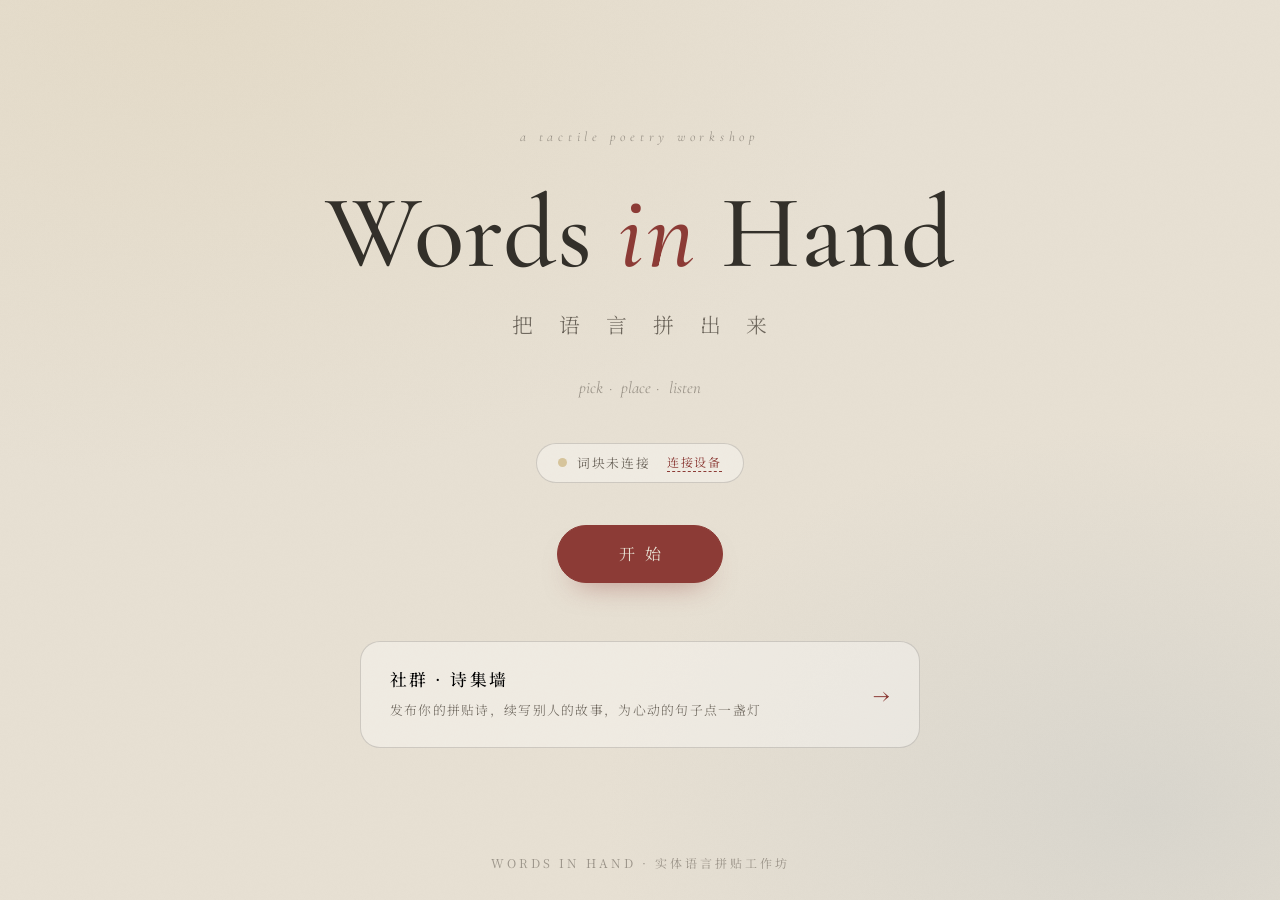
<file: WIH-connect/web/index.html>
<!DOCTYPE html>
<html lang="zh-CN">
<head>
<meta charset="UTF-8">
<meta name="viewport" content="width=device-width, initial-scale=1.0">
<title>Words in Hand · 把语言拼出来</title>
<link rel="preconnect" href="https://fonts.googleapis.com">
<link rel="preconnect" href="https://fonts.gstatic.com" crossorigin>
<link href="https://fonts.googleapis.com/css2?family=Cormorant+Garamond:ital,wght@0,400;0,500;0,600;1,400;1,500&family=Noto+Serif+SC:wght@300;400;500;600&display=swap" rel="stylesheet">
<style>
  /* ============ 莫兰迪色系 · 设计变量 ============ */
  :root {
    --paper:        #E7E0D3;   /* 米灰纸面 */
    --paper-deep:   #DCD3C2;
    --ink:          #33302A;   /* 墨黑 */
    --ink-soft:     #6B645A;
    --ink-faint:    #9B9489;
    --accent:       #8C3B36;   /* 暗红 */
    --accent-deep:  #71302C;
    --sage:         #A9B4A0;   /* 鼠尾草绿 */
    --blue:         #97A6B2;   /* 灰蓝 */
    --coral:        #C89B8C;   /* 珊瑚 */
    --straw:        #D6C49B;   /* 鹅黄 */
    --tile-ink:     #3B3730;
    --ok:           #7C8F6E;   /* 连接绿 */
    --line:         rgba(51, 48, 42, .18);
    --serif-en: "Cormorant Garamond", "Sorts Mill Goudy", Georgia, serif;
    --serif-cn: "Noto Serif SC", "思源宋体", "Songti SC", serif;
  }

  * { margin: 0; padding: 0; box-sizing: border-box; }
  html { scroll-behavior: smooth; }

  body {
    font-family: var(--serif-cn);
    color: var(--ink);
    background:
      radial-gradient(1200px 800px at 15% 0%, rgba(214,196,155,.20), transparent 60%),
      radial-gradient(1000px 700px at 90% 90%, rgba(151,166,178,.18), transparent 55%),
      var(--paper);
    min-height: 100vh;
    overflow-x: hidden;
  }

  /* 纸面颗粒 */
  body::before {
    content: "";
    position: fixed; inset: 0;
    pointer-events: none;
    opacity: .35;
    background-image: url("data:image/svg+xml,%3Csvg xmlns='http://www.w3.org/2000/svg' width='140' height='140'%3E%3Cfilter id='n'%3E%3CfeTurbulence type='fractalNoise' baseFrequency='.9' numOctaves='2'/%3E%3CfeColorMatrix type='saturate' values='0'/%3E%3C/filter%3E%3Crect width='140' height='140' filter='url(%23n)' opacity='.05'/%3E%3C/svg%3E");
    z-index: 0;
  }

  ::selection { background: rgba(140,59,54,.18); }

  button { font-family: inherit; cursor: pointer; }
  button:focus-visible, input:focus-visible, textarea:focus-visible {
    outline: 2px solid var(--accent);
    outline-offset: 3px;
    border-radius: 4px;
  }

  /* ============ 屏幕切换 ============ */
  .screen {
    position: relative;
    z-index: 1;
    min-height: 100vh;
    animation: screen-in .7s ease;
  }
  .screen.is-hidden { display: none !important; }
  @keyframes screen-in {
    from { opacity: 0; transform: translateY(14px); }
    to   { opacity: 1; transform: none; }
  }

  .back-link {
    position: absolute;
    top: 1.6rem; left: 1.6rem;
    z-index: 5;
    background: none;
    border: none;
    font-size: .82rem;
    letter-spacing: .2em;
    color: var(--ink-soft);
    padding: .5rem .2rem;
    border-bottom: 1px solid transparent;
    transition: color .3s, border-color .3s;
  }
  .back-link:hover { color: var(--accent); border-color: var(--accent); }

  /* ============ 屏一 · 首页 ============ */
  #screen-home {
    display: flex;
    flex-direction: column;
    align-items: center;
    justify-content: center;
    text-align: center;
    padding: 3.5rem 1.5rem 5rem;
  }

  .landing-eyebrow {
    font-family: var(--serif-en);
    font-style: italic;
    letter-spacing: .35em;
    font-size: .85rem;
    color: var(--ink-faint);
    text-transform: lowercase;
    margin-bottom: 2.2rem;
  }

  .landing-title {
    font-family: var(--serif-en);
    font-weight: 500;
    font-size: clamp(3rem, 9vw, 6.5rem);
    line-height: 1.02;
    letter-spacing: .01em;
    color: var(--ink);
  }
  .landing-title em { font-style: italic; color: var(--accent); }

  .landing-cn {
    margin-top: 1.4rem;
    font-size: clamp(1rem, 2.4vw, 1.3rem);
    font-weight: 300;
    letter-spacing: .5em;
    text-indent: .5em;
    color: var(--ink-soft);
  }

  .landing-words {
    margin-top: 2.4rem;
    display: flex;
    gap: 1.1rem;
    flex-wrap: wrap;
    justify-content: center;
    font-family: var(--serif-en);
    font-style: italic;
    font-size: 1.05rem;
    color: var(--ink-faint);
  }
  .landing-words span { position: relative; }
  .landing-words span + span::before {
    content: "·";
    position: absolute;
    left: -.78rem;
  }

  /* 设备连接状态块 */
  .device-chip {
    margin-top: 2.8rem;
    display: inline-flex;
    align-items: center;
    gap: .65rem;
    background: rgba(255,255,255,.35);
    border: 1px solid var(--line);
    border-radius: 999px;
    padding: .6rem 1.3rem;
    font-size: .8rem;
    letter-spacing: .12em;
    color: var(--ink-soft);
    transition: border-color .3s, background .3s;
  }
  .device-chip .dot {
    width: 9px; height: 9px;
    border-radius: 50%;
    background: var(--straw);
    transition: background .3s, box-shadow .3s;
  }
  .device-chip.connected { border-color: rgba(124,143,110,.5); }
  .device-chip.connected .dot {
    background: var(--ok);
    box-shadow: 0 0 0 4px rgba(124,143,110,.18);
    animation: pulse 2.2s ease infinite;
  }
  @keyframes pulse {
    0%, 100% { box-shadow: 0 0 0 3px rgba(124,143,110,.20); }
    50%      { box-shadow: 0 0 0 6px rgba(124,143,110,.08); }
  }
  .device-chip .chip-action {
    border: none;
    background: none;
    font-size: .75rem;
    letter-spacing: .15em;
    color: var(--accent);
    border-bottom: 1px dashed var(--accent);
    padding: 0 0 1px;
    margin-left: .4rem;
  }

  .home-actions {
    margin-top: 2.6rem;
    display: flex;
    gap: 1.2rem;
    flex-wrap: wrap;
    justify-content: center;
  }
  .btn-start {
    background: var(--accent);
    border: 1px solid var(--accent);
    color: var(--paper);
    font-size: 1rem;
    letter-spacing: .6em;
    text-indent: .6em;
    padding: 1.05rem 3.2rem;
    border-radius: 999px;
    transition: background .45s ease, transform .45s ease, box-shadow .45s ease;
    box-shadow: 0 16px 30px -18px rgba(140,59,54,.6);
  }
  .btn-start:hover { background: var(--accent-deep); transform: translateY(-2px); }

  /* 社群入口卡 */
  .community-entry {
    margin-top: 3.6rem;
    width: min(560px, 100%);
    text-align: left;
    background: rgba(255,255,255,.35);
    border: 1px solid var(--line);
    border-radius: 20px;
    padding: 1.6rem 1.8rem;
    display: flex;
    align-items: center;
    justify-content: space-between;
    gap: 1.2rem;
    transition: transform .35s ease, box-shadow .35s ease, border-color .35s ease;
  }
  .community-entry:hover {
    transform: translateY(-3px);
    border-color: rgba(140,59,54,.35);
    box-shadow: 0 20px 36px -24px rgba(51,48,42,.4);
  }
  .community-entry .ce-title {
    font-size: 1.05rem;
    font-weight: 500;
    letter-spacing: .15em;
  }
  .community-entry .ce-sub {
    margin-top: .45rem;
    font-size: .8rem;
    font-weight: 300;
    color: var(--ink-soft);
    letter-spacing: .1em;
    line-height: 1.8;
  }
  .community-entry .ce-arrow {
    font-family: var(--serif-en);
    font-size: 1.6rem;
    color: var(--accent);
    flex-shrink: 0;
    transition: transform .3s ease;
  }
  .community-entry:hover .ce-arrow { transform: translateX(5px); }

  .landing-foot {
    position: absolute;
    bottom: 1.8rem;
    left: 0; right: 0;
    font-size: .75rem;
    letter-spacing: .25em;
    color: var(--ink-faint);
  }

  /* ============ 屏二 · 拼贴台 ============ */
  .studio {
    max-width: 980px;
    margin: 0 auto;
    padding: 4.5rem 1.5rem 5rem;
  }
  .studio-head { text-align: center; margin-bottom: 3rem; }
  .studio-head h1 {
    font-family: var(--serif-en);
    font-weight: 500;
    font-size: clamp(1.9rem, 4vw, 2.6rem);
  }
  .studio-head p {
    margin-top: .7rem;
    font-size: .9rem;
    font-weight: 300;
    letter-spacing: .3em;
    color: var(--ink-soft);
  }
  .studio-head .device-chip { margin-top: 1.2rem; }

  .board, .muse {
    background: rgba(255,255,255,.32);
    border: 1px solid var(--line);
    border-radius: 20px;
    padding: 2rem 1.8rem 1.6rem;
    box-shadow: 0 18px 40px -28px rgba(51,48,42,.35);
  }
  .board-label {
    font-family: var(--serif-en);
    font-style: italic;
    font-size: .85rem;
    letter-spacing: .2em;
    color: var(--ink-faint);
    margin-bottom: 1.2rem;
  }
  .sentence-line {
    min-height: 4.8rem;
    display: flex;
    flex-wrap: wrap;
    align-items: flex-end;
    gap: .6rem;
    padding-bottom: .9rem;
    border-bottom: 1px dashed var(--line);
  }
  .sentence-line:empty::before {
    content: "轻点下方词块，或在实体词块上摆放——句子将在这里生长";
    font-size: .9rem;
    font-weight: 300;
    color: var(--ink-faint);
    align-self: center;
  }
  .board-actions {
    display: flex;
    gap: 1rem;
    justify-content: flex-end;
    margin-top: 1rem;
  }
  .btn-ghost {
    background: none;
    border: none;
    font-size: .82rem;
    letter-spacing: .25em;
    color: var(--ink-soft);
    padding: .4rem .2rem;
    border-bottom: 1px solid transparent;
    transition: color .3s, border-color .3s;
  }
  .btn-ghost:hover { color: var(--accent); border-color: var(--accent); }

  /* 词块 · 简单圆角矩形 */
  .tile {
    --tile-bg: var(--sage);
    font-family: var(--serif-en);
    font-size: 1.1rem;
    font-weight: 500;
    color: var(--tile-ink);
    background: var(--tile-bg);
    border: 1px solid rgba(255,255,255,.45);
    border-radius: 10px;
    padding: .55rem 1.1rem;
    box-shadow: 0 2px 6px -2px rgba(51,48,42,.35);
    transition: transform .2s ease, box-shadow .2s ease;
    user-select: none;
  }
  .tile:hover {
    transform: translateY(-2px);
    box-shadow: 0 6px 12px -6px rgba(51,48,42,.45);
  }
  .tile:active { transform: scale(.97); }
  .tile[data-c="0"] { --tile-bg: var(--sage); }
  .tile[data-c="1"] { --tile-bg: var(--blue); }
  .tile[data-c="2"] { --tile-bg: var(--coral); }
  .tile[data-c="3"] { --tile-bg: var(--straw); }

  .tile-edit {
    font-family: var(--serif-en);
    font-size: 1.1rem;
    color: var(--ink);
    background: rgba(255,255,255,.8);
    border: 1px solid var(--accent);
    border-radius: 10px;
    padding: .5rem .85rem;
    width: 6.5em;
    max-width: 44vw;
  }

  .tile.in-line { animation: drop .35s cubic-bezier(.34,1.56,.64,1); }
  @keyframes drop {
    from { transform: translateY(-10px); opacity: 0; }
    to   { transform: translateY(0); opacity: 1; }
  }

  .board-tip {
    margin-top: .7rem;
    font-size: .75rem;
    letter-spacing: .08em;
    color: var(--ink-faint);
  }

  .bank { margin-top: 2.6rem; }
  .bank-label {
    font-size: .8rem;
    letter-spacing: .35em;
    color: var(--ink-faint);
    margin-bottom: 1.1rem;
    text-align: center;
  }
  .bank-tiles {
    display: flex;
    flex-wrap: wrap;
    gap: .85rem;
    justify-content: center;
  }
  .bank-tiles .tile.used { opacity: .26; pointer-events: none; transform: scale(.92); }

  .manual {
    margin-top: 2rem;
    display: flex;
    gap: .8rem;
    justify-content: center;
  }
  .manual input {
    font-family: var(--serif-en);
    font-size: 1.05rem;
    color: var(--ink);
    background: rgba(255,255,255,.45);
    border: 1px solid var(--line);
    border-radius: 999px;
    padding: .65rem 1.4rem;
    width: min(320px, 60vw);
  }
  .manual input::placeholder { color: var(--ink-faint); font-style: italic; }
  .btn-add {
    background: var(--ink);
    color: var(--paper);
    border: 1px solid var(--ink);
    border-radius: 999px;
    padding: .65rem 1.6rem;
    font-size: .85rem;
    letter-spacing: .3em;
    text-indent: .3em;
    transition: background .3s, transform .3s;
  }
  .btn-add:hover { background: var(--accent); border-color: var(--accent); transform: translateY(-1px); }

  /* ============ 评价窗 ============ */
  .muse { margin-top: 3.6rem; padding: 2.2rem 1.8rem; }
  .muse-head {
    display: flex;
    align-items: baseline;
    justify-content: space-between;
    flex-wrap: wrap;
    gap: 1rem;
    margin-bottom: 1.6rem;
  }
  .muse-head h2 {
    font-family: var(--serif-en);
    font-weight: 500;
    font-size: 1.5rem;
  }
  .muse-head h2 span {
    font-family: var(--serif-cn);
    font-size: .95rem;
    font-weight: 300;
    letter-spacing: .3em;
    color: var(--ink-soft);
    margin-left: .6rem;
  }
  .muse-actions { display: flex; gap: .8rem; flex-wrap: wrap; }
  .btn-muse {
    border: 1px solid var(--ink);
    background: transparent;
    color: var(--ink);
    border-radius: 999px;
    padding: .6rem 1.5rem;
    font-size: .85rem;
    letter-spacing: .25em;
    text-indent: .25em;
    transition: background .35s, color .35s, border-color .35s;
  }
  .btn-muse:hover { background: var(--ink); color: var(--paper); }
  .btn-muse.primary { background: var(--accent); border-color: var(--accent); color: var(--paper); }
  .btn-muse.primary:hover { background: var(--accent-deep); border-color: var(--accent-deep); }

  .muse-out {
    min-height: 7rem;
    border-top: 1px dashed var(--line);
    padding-top: 1.4rem;
    font-weight: 300;
    font-size: 1rem;
    line-height: 2;
  }
  .muse-out .placeholder { color: var(--ink-faint); font-size: .9rem; letter-spacing: .1em; }
  .muse-out .thinking { color: var(--ink-faint); font-style: italic; font-family: var(--serif-en); letter-spacing: .1em; }
  .muse-out .thinking::after { content: ""; animation: dots 1.4s steps(4) infinite; }
  @keyframes dots { 0%{content:""} 25%{content:"."} 50%{content:".."} 75%{content:"..."} }
  .muse-out .poem-line { display: block; font-family: var(--serif-en); font-style: italic; color: var(--accent); margin: .4rem 0 .8rem; }
  .caret { display: inline-block; width: 1px; height: 1em; background: var(--accent); vertical-align: -2px; animation: blink 1s steps(1) infinite; }
  @keyframes blink { 50% { opacity: 0; } }

  .share-strip {
    margin-top: 1.6rem;
    padding-top: 1.2rem;
    border-top: 1px dashed var(--line);
    display: none;
    justify-content: flex-end;
  }
  .share-strip.show { display: flex; }

  .studio-foot {
    margin-top: 3.5rem;
    text-align: center;
    font-size: .75rem;
    letter-spacing: .25em;
    color: var(--ink-faint);
    line-height: 2.2;
  }

  /* ============ 屏三 · 社群 ============ */
  .community {
    max-width: 760px;
    margin: 0 auto;
    padding: 4.5rem 1.5rem 5rem;
  }
  .community-head { text-align: center; margin-bottom: 2.8rem; }
  .community-head h1 {
    font-family: var(--serif-en);
    font-weight: 500;
    font-size: clamp(1.9rem, 4vw, 2.6rem);
  }
  .community-head p {
    margin-top: .7rem;
    font-size: .9rem;
    font-weight: 300;
    letter-spacing: .3em;
    color: var(--ink-soft);
  }
  .btn-publish {
    margin-top: 1.6rem;
    background: var(--ink);
    color: var(--paper);
    border: 1px solid var(--ink);
    border-radius: 999px;
    padding: .75rem 2.2rem;
    font-size: .88rem;
    letter-spacing: .35em;
    text-indent: .35em;
    transition: background .3s, transform .3s;
  }
  .btn-publish:hover { background: var(--accent); border-color: var(--accent); transform: translateY(-2px); }

  .feed { display: flex; flex-direction: column; gap: 1.4rem; }
  .post {
    background: rgba(255,255,255,.35);
    border: 1px solid var(--line);
    border-radius: 20px;
    padding: 1.7rem 1.8rem 1.3rem;
    box-shadow: 0 14px 30px -24px rgba(51,48,42,.4);
    animation: screen-in .5s ease;
  }
  .post-meta {
    display: flex;
    align-items: center;
    gap: .7rem;
    margin-bottom: 1rem;
  }
  .post-tag {
    font-size: .7rem;
    letter-spacing: .2em;
    border-radius: 999px;
    padding: .25rem .8rem;
    color: var(--paper);
  }
  .post-tag.poem  { background: var(--blue); }
  .post-tag.story { background: var(--coral); }
  .post-author { font-size: .82rem; color: var(--ink-soft); letter-spacing: .1em; }
  .post-time   { font-size: .75rem; color: var(--ink-faint); margin-left: auto; }

  .post-body { font-weight: 300; line-height: 2; font-size: .98rem; }
  .post-body .verse {
    display: block;
    font-family: var(--serif-en);
    font-style: italic;
    font-size: 1.1rem;
    color: var(--ink);
    line-height: 1.9;
  }
  .post-ref {
    margin-top: .8rem;
    font-size: .78rem;
    color: var(--ink-faint);
    letter-spacing: .05em;
  }
  .post-ref em { font-family: var(--serif-en); color: var(--accent); }

  .post-actions {
    margin-top: 1.2rem;
    padding-top: 1rem;
    border-top: 1px dashed var(--line);
    display: flex;
    gap: 1.6rem;
  }
  .btn-like, .btn-continue {
    background: none;
    border: none;
    font-size: .82rem;
    letter-spacing: .15em;
    color: var(--ink-soft);
    display: inline-flex;
    align-items: center;
    gap: .45rem;
    padding: .3rem .2rem;
    transition: color .3s, transform .2s;
  }
  .btn-like:hover, .btn-continue:hover { color: var(--accent); }
  .btn-like.liked { color: var(--accent); }
  .btn-like .heart { font-size: 1rem; transition: transform .25s cubic-bezier(.34,1.56,.64,1); }
  .btn-like.liked .heart { transform: scale(1.25); }
  .btn-like:active .heart { transform: scale(1.4); }

  /* ============ 屏四 · 发布 ============ */
  .publish {
    max-width: 640px;
    margin: 0 auto;
    padding: 4.5rem 1.5rem 5rem;
  }
  .publish h1 {
    font-family: var(--serif-en);
    font-weight: 500;
    font-size: clamp(1.7rem, 4vw, 2.3rem);
    text-align: center;
  }
  .publish .pub-sub {
    text-align: center;
    margin-top: .7rem;
    font-size: .88rem;
    font-weight: 300;
    letter-spacing: .3em;
    color: var(--ink-soft);
  }
  .pub-card {
    margin-top: 2.6rem;
    background: rgba(255,255,255,.35);
    border: 1px solid var(--line);
    border-radius: 20px;
    padding: 2rem 1.8rem;
    box-shadow: 0 18px 40px -28px rgba(51,48,42,.35);
  }
  .pub-ref {
    display: none;
    margin-bottom: 1.4rem;
    padding: .9rem 1.1rem;
    border-left: 3px solid var(--coral);
    background: rgba(200,155,140,.12);
    border-radius: 0 12px 12px 0;
    font-size: .82rem;
    color: var(--ink-soft);
    line-height: 1.9;
  }
  .pub-ref.show { display: block; }
  .pub-ref em { font-family: var(--serif-en); color: var(--accent); }

  .pub-types { display: flex; gap: .8rem; margin-bottom: 1.4rem; }
  .pub-type {
    flex: 1;
    border: 1px solid var(--line);
    background: transparent;
    border-radius: 999px;
    padding: .65rem 0;
    font-size: .88rem;
    letter-spacing: .25em;
    text-indent: .25em;
    color: var(--ink-soft);
    transition: all .3s;
  }
  .pub-type.active {
    background: var(--ink);
    border-color: var(--ink);
    color: var(--paper);
  }

  .pub-field { margin-bottom: 1.3rem; }
  .pub-field label {
    display: block;
    font-size: .78rem;
    letter-spacing: .3em;
    color: var(--ink-faint);
    margin-bottom: .6rem;
  }
  .pub-field input, .pub-field textarea {
    width: 100%;
    font-family: var(--serif-cn);
    font-size: 1rem;
    font-weight: 300;
    color: var(--ink);
    background: rgba(255,255,255,.5);
    border: 1px solid var(--line);
    border-radius: 14px;
    padding: .8rem 1.1rem;
    resize: vertical;
    line-height: 1.9;
  }
  .pub-field textarea { min-height: 9rem; }
  .pub-field input::placeholder, .pub-field textarea::placeholder { color: var(--ink-faint); }

  .pub-actions { display: flex; gap: 1rem; justify-content: flex-end; margin-top: 1.6rem; }
  .btn-cancel {
    background: none;
    border: none;
    font-size: .85rem;
    letter-spacing: .25em;
    color: var(--ink-soft);
    padding: .6rem .4rem;
    border-bottom: 1px solid transparent;
    transition: color .3s, border-color .3s;
  }
  .btn-cancel:hover { color: var(--accent); border-color: var(--accent); }
  .btn-submit {
    background: var(--accent);
    border: 1px solid var(--accent);
    color: var(--paper);
    border-radius: 999px;
    padding: .7rem 2.4rem;
    font-size: .9rem;
    letter-spacing: .35em;
    text-indent: .35em;
    transition: background .3s, transform .3s;
  }
  .btn-submit:hover { background: var(--accent-deep); transform: translateY(-1px); }

  /* ============ 跨页跳转 · 缪斯页 · 语言学习 ============ */
  .page-next {
    margin-top: 2.6rem;
    display: flex;
    align-items: center;
    justify-content: space-between;
    gap: 1rem 1.4rem;
    flex-wrap: wrap;
  }
  .next-hint {
    flex: 1;
    min-width: 12rem;
    font-size: .8rem;
    letter-spacing: .08em;
    color: var(--ink-faint);
    line-height: 1.9;
  }
  .btn-next {
    background: var(--accent);
    border: 1px solid var(--accent);
    color: var(--paper);
    border-radius: 999px;
    padding: .95rem 2.6rem;
    font-size: .95rem;
    letter-spacing: .35em;
    text-indent: .35em;
    box-shadow: 0 16px 30px -18px rgba(140,59,54,.6);
    transition: background .35s, transform .35s;
  }
  .btn-next:hover { background: var(--accent-deep); transform: translateY(-2px); }

  .muse-page {
    max-width: 900px;
    margin: 0 auto;
    padding: 4.5rem 1.5rem 5rem;
  }
  .muse-page .studio-head { margin-bottom: 2.2rem; }
  .muse-page .muse { margin-top: 0; }
  .sentence-display {
    min-height: 3.4rem;
    display: flex;
    align-items: center;
    font-family: var(--serif-en);
    font-style: italic;
    font-size: 1.3rem;
    line-height: 1.9;
    letter-spacing: .03em;
    padding-bottom: 1rem;
    border-bottom: 1px dashed var(--line);
    overflow-wrap: anywhere;
  }
  .sentence-display .placeholder {
    font-family: var(--serif-cn);
    font-style: normal;
    font-size: .9rem;
    letter-spacing: .1em;
    color: var(--ink-faint);
  }
  .muse-page .muse-actions { justify-content: center; margin-top: 1.4rem; }

  .learn { display: flex; flex-direction: column; gap: 1.3rem; }
  .learn-head {
    font-family: var(--serif-en);
    font-style: italic;
    font-size: 1.08rem;
    color: var(--accent);
  }
  .learn-block h3 {
    font-family: var(--serif-en);
    font-weight: 500;
    font-size: 1.05rem;
    margin-bottom: .7rem;
  }
  .learn-block h3 span {
    font-family: var(--serif-cn);
    font-size: .72rem;
    font-weight: 300;
    letter-spacing: .2em;
    color: var(--ink-faint);
    margin-left: .5rem;
  }
  .learn-item {
    padding: .15rem 0 .85rem .9rem;
    margin-bottom: .6rem;
    border-left: 2px solid rgba(214,196,155,.7);
  }
  .learn-issue { font-size: .95rem; font-weight: 500; }
  .learn-fix { font-size: .9rem; color: var(--accent); margin-top: .25rem; }
  .learn-why, .learn-example {
    font-size: .88rem;
    font-weight: 300;
    color: var(--ink-soft);
    line-height: 1.9;
    margin-top: .25rem;
  }
  .learn-example { font-family: var(--serif-en); font-size: .98rem; }
  .muse-raw {
    white-space: pre-wrap;
    font-size: .88rem;
    font-weight: 300;
    line-height: 1.9;
    color: var(--ink-soft);
  }
  .muse-error { color: var(--accent); font-size: .95rem; line-height: 1.9; }
  .muse-error-hint { margin-top: .6rem; font-size: .82rem; color: var(--ink-faint); line-height: 1.9; }

  @media (max-width: 560px) {
    .manual { flex-direction: column; align-items: center; }
    .btn-add { width: min(320px, 60vw); }
    .muse-head { justify-content: center; text-align: center; }
    .community-entry { flex-direction: column; text-align: center; }
    .back-link { top: 1rem; left: 1rem; }
    .page-next { flex-direction: column; align-items: stretch; text-align: center; }
    .btn-next { width: 100%; }
  }

  @media (prefers-reduced-motion: reduce) {
    *, *::before, *::after { animation-duration: .01ms !important; transition-duration: .01ms !important; }
    html { scroll-behavior: auto; }
  }
</style>
</head>
<body>

<!-- ================= 屏一 · 首页 ================= -->
<section class="screen" id="screen-home">
  <p class="landing-eyebrow">a tactile poetry workshop</p>
  <h1 class="landing-title">Words <em>in</em> Hand</h1>
  <p class="landing-cn">把 语 言 拼 出 来</p>
  <div class="landing-words">
    <span>pick</span><span>place</span><span>listen</span>
  </div>

  <!-- 词块连接状态块 -->
  <div class="device-chip" id="home-chip">
    <span class="dot"></span>
    <span class="chip-text">词块未连接</span>
    <button class="chip-action" id="chip-toggle">连接设备</button>
  </div>

  <div class="home-actions">
    <button class="btn-start" id="btn-start">开始</button>
  </div>

  <!-- 社群入口 -->
  <button class="community-entry" id="btn-community">
    <span>
      <span class="ce-title">社群 · 诗集墙</span>
      <span class="ce-sub" style="display:block">发布你的拼贴诗，续写别人的故事，为心动的句子点一盏灯</span>
    </span>
    <span class="ce-arrow">→</span>
  </button>

  <p class="landing-foot">WORDS IN HAND · 实体语言拼贴工作坊</p>
</section>

<!-- ================= 屏二 · 拼贴台 ================= -->
<main class="studio screen is-hidden" id="screen-studio">
  <button class="back-link" data-go="home">← 返回首页</button>
  <header class="studio-head">
    <h1>The Composing Table</h1>
    <p>拼 贴 台 · 拾 词 成 句</p>
    <div class="device-chip" id="studio-chip">
      <span class="dot"></span>
      <span class="chip-text">词块未连接</span>
    </div>
  </header>

  <section class="board" aria-label="句子板">
    <p class="board-label">your sentence · 你的句子</p>
    <div class="sentence-line" id="sentence-line" aria-live="polite"></div>
    <div class="board-actions">
      <button class="btn-ghost" id="btn-undo">撤回一词</button>
      <button class="btn-ghost" id="btn-clear">清空重来</button>
    </div>
    <p class="board-tip">点击句子中的词块可修改词形（如 count → counts / counted），清空后保存即删除。</p>
  </section>

  <section class="bank" aria-label="词库">
    <p class="bank-label">词 库 · WORD BANK</p>
    <div class="bank-tiles" id="bank-tiles"></div>
  </section>

  <form class="manual" id="manual-form">
    <input type="text" id="manual-input" placeholder="或在此输入单词（模拟固件传输）…" autocomplete="off" maxlength="24">
    <button type="submit" class="btn-add">放上词块</button>
  </form>

  <div class="page-next">
    <p class="next-hint" id="next-hint">拼好后进入下一页，让缪斯读一读、酿一段故事，或讲讲语法。</p>
    <button class="btn-next" id="btn-finish">完成拼贴 →</button>
  </div>

  <footer class="studio-foot">
    WORDS IN HAND · 实体语言拼贴工作坊<br>
    实体词块可通过 USB 串口连接 · 评价、故事与语言学习由大模型生成
  </footer>
</main>

<!-- ================= 屏二·续 · 缪斯间 ================= -->
<main class="muse-page screen is-hidden" id="screen-muse">
  <button class="back-link" data-go="studio">← 返回拼贴台</button>
  <header class="studio-head">
    <h1>The Muse</h1>
    <p>缪 斯 间 · 读 句 · 酿 故 事 · 学 语 言</p>
  </header>

  <section class="muse" aria-label="缪斯评价窗">
    <p class="board-label">your sentence · 你的句子</p>
    <div class="sentence-display" id="muse-sentence"></div>
    <div class="muse-actions">
      <button class="btn-muse" id="btn-critique">评价这句话</button>
      <button class="btn-muse primary" id="btn-story">生成小故事</button>
      <button class="btn-muse" id="btn-learn">语言学习</button>
    </div>
    <div class="muse-out" id="muse-out" aria-live="polite">
      <span class="placeholder">当前句子已放在这里。让缪斯读一读、酿一段故事，或检查语法并讲讲英语知识点。结果会显示在下方。</span>
    </div>
    <div class="share-strip" id="share-strip">
      <button class="btn-muse" id="btn-share">分享到诗集墙 →</button>
    </div>
  </section>
</main>

<!-- ================= 屏三 · 社群诗集墙 ================= -->
<section class="community screen is-hidden" id="screen-community">
  <button class="back-link" data-go="home">← 返回首页</button>
  <header class="community-head">
    <h1>The Poetry Wall</h1>
    <p>诗 集 墙 · 句 子 与 故 事 的 集 市</p>
    <button class="btn-publish" id="btn-new-post">＋ 发布我的作品</button>
  </header>
  <div class="feed" id="feed"></div>
</section>

<!-- ================= 屏四 · 发布 ================= -->
<section class="publish screen is-hidden" id="screen-publish">
  <button class="back-link" data-go="community">← 返回诗集墙</button>
  <h1>Publish a Piece</h1>
  <p class="pub-sub">发 布 · 把 句 子 留 在 墙 上</p>
  <div class="pub-card">
    <div class="pub-ref" id="pub-ref"></div>
    <div class="pub-types" role="group" aria-label="作品类型">
      <button class="pub-type active" data-type="poem">拼贴诗</button>
      <button class="pub-type" data-type="story">故事续写</button>
    </div>
    <div class="pub-field">
      <label for="pub-name">署名</label>
      <input type="text" id="pub-name" placeholder="匿名诗人" maxlength="12">
    </div>
    <div class="pub-field">
      <label for="pub-content" id="pub-content-label">你的拼贴诗</label>
      <textarea id="pub-content" placeholder="he counts stars&#10;she paints with light&#10;soon&#10;we lit the dark"></textarea>
    </div>
    <div class="pub-actions">
      <button class="btn-cancel" id="btn-cancel-pub">取消</button>
      <button class="btn-submit" id="btn-submit-pub">发布上墙</button>
    </div>
  </div>
</section>

<script>
/* ============================================================
 * Words in Hand · App 式翻页流程
 * #/home → #/studio（拼贴台）→ #/muse（评价/故事/语言学习）
 *        → #/community（诗集墙）→ #/publish（发帖）
 * 数据流：
 *   ESP32-S3 固件 →（Web Serial）→ placeWord(word)
 *   句子 →（server.py 代理大模型 API）→ 评价 / 故事 / 语言学习
 *   帖子 → localStorage（社群墙本地存储）
 * ============================================================ */

// ---------- 页面路由 ----------
const PAGES = {
  home: 'screen-home',
  studio: 'screen-studio',
  muse: 'screen-muse',
  community: 'screen-community',
  publish: 'screen-publish'
};
let currentPage = 'home';

function pageFromHash() {
  const m = location.hash.match(/^#\/([a-z]+)/);
  return (m && PAGES[m[1]]) ? m[1] : 'home';
}

function go(page) {
  if (location.hash === '#/' + page) renderPage(page);
  else location.hash = '#/' + page;
}

function renderPage(page) {
  currentPage = page;
  document.querySelectorAll('.screen').forEach(s => s.classList.add('is-hidden'));
  document.getElementById(PAGES[page]).classList.remove('is-hidden');
  window.scrollTo(0, 0);
  if (page === 'muse') renderMuseSentence();
  if (page === 'community') renderFeed();
}

window.addEventListener('hashchange', () => renderPage(pageFromHash()));
document.querySelectorAll('.back-link').forEach(b =>
  b.addEventListener('click', () => go(b.dataset.go)));

// ---------- 设备连接状态 ----------
let deviceConnected = false;
function renderDevice() {
  document.querySelectorAll('.device-chip').forEach(chip => {
    chip.classList.toggle('connected', deviceConnected);
    chip.querySelector('.chip-text').textContent =
      deviceConnected ? '词块已连接 · ESP32-S3' : (window.wihStatusText || '词块未连接');
  });
  document.getElementById('chip-toggle').textContent =
    deviceConnected ? '断开' : '连接设备';
}

document.getElementById('btn-start').addEventListener('click', () => go('studio'));
document.getElementById('btn-community').addEventListener('click', () => go('community'));
document.getElementById('btn-finish').addEventListener('click', () => {
  if (!sentence.length) {
    document.getElementById('next-hint').textContent = '先放上一个词块，再去缪斯那里吧。';
    return;
  }
  document.getElementById('next-hint').textContent = '拼好后进入下一页，让缪斯读一读、酿一段故事，或讲讲语法。';
  go('muse');
});

// ---------- 词库与拼贴 ----------
const WORDS = [
  "he","she","we","counts","paints","stars","light","soon","lit","the","dark",
  "with","moon","whispers","sea","dreams","softly","holds","time","rain",
  "sings","wind","home","silence","blooms","carries","morning","a","and","into"
];

const bankEl  = document.getElementById('bank-tiles');
const lineEl  = document.getElementById('sentence-line');
const museOut = document.getElementById('muse-out');
const sentence = [];   // { word, el, editor? }

WORDS.forEach((w, i) => {
  const t = document.createElement('button');
  t.type = 'button';
  t.className = 'tile';
  t.dataset.c = i % 4;
  t.textContent = w;
  t.setAttribute('aria-label', '放上词块 ' + w);
  t.addEventListener('click', () => {
    placeWord(w, i % 4);
    t.classList.add('used');
    t.disabled = true;
  });
  bankEl.appendChild(t);
});

function placeWord(word, colorIdx) {
  const t = document.createElement('button');
  t.type = 'button';
  t.className = 'tile in-line';
  t.dataset.c = colorIdx ?? Math.floor(Math.random() * 4);
  t.textContent = word;
  t.title = '点击修改词形';
  const entry = { word, el: t };
  t.addEventListener('click', () => editWord(entry));
  sentence.push(entry);
  lineEl.appendChild(t);
  invalidateMuse();
}

// 点击句中词块 → 原地变成输入框，可改词形（三单、过去式等）；清空保存即删除。
function editWord(entry) {
  if (entry.editor) return;
  const old = entry.word;
  const input = document.createElement('input');
  input.type = 'text';
  input.className = 'tile-edit';
  input.value = old;
  input.maxLength = 24;
  input.setAttribute('aria-label', '修改词块 ' + old);
  entry.el.replaceWith(input);
  entry.editor = input;
  input.focus();
  input.select();

  let closed = false;
  const finish = save => {
    if (closed) return;
    closed = true;
    const next = input.value.trim().toLowerCase().replace(/[^a-z'\-]/g, '');
    entry.editor = null;
    input.replaceWith(entry.el);
    if (save && !next) {
      removeWord(sentence.indexOf(entry));
      return;
    }
    if (save && next !== old) {
      releaseBankTile(old);
      entry.word = next;
      entry.el.textContent = next;
      entry.el.title = '点击修改词形';
      markBankTile(next);
      invalidateMuse();
    }
  };
  input.addEventListener('keydown', e => {
    if (e.key === 'Enter') { e.preventDefault(); finish(true); }
    else if (e.key === 'Escape') { e.preventDefault(); finish(false); }
  });
  input.addEventListener('blur', () => finish(true));
}

function removeWord(idx) {
  if (idx < 0) return;
  const [entry] = sentence.splice(idx, 1);
  if (entry.editor) entry.editor.remove();
  entry.el.remove();
  releaseBankTile(entry.word);
  invalidateMuse();
}

function releaseBankTile(word) {
  for (const t of bankEl.children) {
    if (t.textContent === word && t.classList.contains('used')) {
      t.classList.remove('used');
      t.disabled = false;
      return;
    }
  }
}

function markBankTile(word) {
  for (const t of bankEl.children) {
    if (t.textContent === word && !t.classList.contains('used')) {
      t.classList.add('used');
      t.disabled = true;
      return;
    }
  }
}

document.getElementById('btn-undo').addEventListener('click', () => {
  if (sentence.length) removeWord(sentence.length - 1);
});
document.getElementById('btn-clear').addEventListener('click', () => {
  while (sentence.length) removeWord(sentence.length - 1);
});

document.getElementById('manual-form').addEventListener('submit', e => {
  e.preventDefault();
  const input = document.getElementById('manual-input');
  const w = input.value.trim().toLowerCase().replace(/[^a-z'\-]/g, '');
  if (!w) return;
  placeWord(w);
  input.value = '';
  input.focus();
});

// ---------- 缪斯 · 大模型接口 ----------
const sentenceText = () => sentence.map(s => s.word).join(' ');
let lastStory = '';
let museBusy = false;

function renderMuseSentence() {
  const el = document.getElementById('muse-sentence');
  const strip = document.getElementById('share-strip');
  if (!sentence.length) {
    el.innerHTML = '<span class="placeholder">还没有句子 —— 先回拼贴台放几个词吧。</span>';
    strip.classList.remove('show');
    return;
  }
  el.innerHTML = '「 ' + escapeHtml(sentenceText()) + ' 」';
  // 拼好句子就能分享；生成故事后按钮会改为分享故事。
  document.getElementById('btn-share').textContent =
    lastStory ? '分享这个故事 →' : '分享到诗集墙 →';
  strip.classList.add('show');
}

function invalidateMuse() {
  lastStory = '';
  museOut.innerHTML = '<span class="placeholder">句子已更新 —— 再让缪斯读一读吧。</span>';
  document.getElementById('share-strip').classList.remove('show');
  if (currentPage === 'muse') renderMuseSentence();
}

async function evaluate(mode) {
  if (!sentence.length) {
    museOut.innerHTML = '<span class="placeholder">先拼一句吧 —— 哪怕只有一个词，缪斯也愿意读。</span>';
    return;
  }
  if (museBusy) return;
  museBusy = true;
  lastStory = '';
  document.getElementById('share-strip').classList.remove('show');
  const label = {
    critique: 'reading your line',
    story: 'weaving a story',
    learn: 'checking your grammar'
  }[mode];
  museOut.innerHTML = '<span class="thinking">' + label + '</span>';
  try {
    const data = await callMuse(mode);
    if (mode === 'learn') {
      renderLearn(data.content);
    } else {
      const text = String(data.content || '');
      typewrite(text);
      if (mode === 'story') lastStory = text;
      document.getElementById('btn-share').textContent =
        lastStory ? '分享这个故事 →' : '分享到诗集墙 →';
    }
    document.getElementById('share-strip').classList.add('show');
  } catch (err) {
    museOut.innerHTML =
      '<div class="muse-error">缪斯暂时没有回应：' + escapeHtml(err.message) + '</div>' +
      '<div class="muse-error-hint">请确认已在当前文件夹运行 <b>python server.py 8000</b>，并通过 http://localhost:8000 打开页面。</div>';
  } finally {
    museBusy = false;
  }
}

async function callMuse(mode) {
  const res = await fetch('/api/muse', {
    method: 'POST',
    headers: { 'Content-Type': 'application/json' },
    body: JSON.stringify({ sentence: sentenceText(), mode })
  });
  let data = null;
  try { data = await res.json(); } catch (e) { /* 非 JSON 响应 */ }
  if (!res.ok || !data || !data.ok) {
    throw new Error((data && data.error) || ('接口返回 ' + res.status));
  }
  return data;
}

function typewrite(text) {
  museOut.innerHTML = '<span class="poem-line">「 ' + escapeHtml(sentenceText()) + ' 」</span><span id="tw"></span><span class="caret"></span>';
  const target = document.getElementById('tw');
  let i = 0;
  (function step() {
    if (i <= text.length) {
      target.textContent = text.slice(0, i++);
      setTimeout(step, 26);
    } else {
      const c = museOut.querySelector('.caret');
      if (c) c.remove();
    }
  })();
}

function renderLearn(content) {
  if (!content || typeof content !== 'object') {
    typewrite(String(content || '暂时没有得到讲评。'));
    return;
  }
  if (content.raw) {
    museOut.innerHTML =
      '<span class="poem-line">「 ' + escapeHtml(sentenceText()) + ' 」</span>' +
      '<div class="muse-raw">' + escapeHtml(String(content.raw)) + '</div>';
    return;
  }
  const issues = Array.isArray(content.grammarIssues) ? content.grammarIssues : [];
  const points = Array.isArray(content.knowledgePoints) ? content.knowledgePoints : [];

  let html = '<div class="learn">';
  html += '<p class="learn-head">「 ' + escapeHtml(sentenceText()) + ' 」</p>';
  html += '<div class="learn-block"><h3>语法判断 <span>grammar</span></h3>';
  if (issues.length) {
    issues.forEach(it => {
      html += '<div class="learn-item">' +
        '<p class="learn-issue">' + escapeHtml(String(it.issue || '')) + '</p>' +
        (it.fix ? '<p class="learn-fix">改：' + escapeHtml(String(it.fix)) + '</p>' : '') +
        (it.why ? '<p class="learn-why">' + escapeHtml(String(it.why)) + '</p>' : '') +
        '</div>';
    });
  } else {
    html += '<p class="learn-why">暂时没有发现需要调整的地方。</p>';
  }
  html += '</div>';
  html += '<div class="learn-block"><h3>知识点启发 <span>takeaways</span></h3>';
  if (points.length) {
    points.forEach(pt => {
      html += '<div class="learn-item">' +
        '<p class="learn-issue">' + escapeHtml(String(pt.title || '')) + '</p>' +
        (pt.detail ? '<p class="learn-why">' + escapeHtml(String(pt.detail)) + '</p>' : '') +
        (pt.example ? '<p class="learn-example">' + escapeHtml(String(pt.example)) + '</p>' : '') +
        '</div>';
    });
  } else {
    html += '<p class="learn-why">这次没有额外的知识点。</p>';
  }
  html += '</div>';
  html += '</div>';
  museOut.innerHTML = html;
}

document.getElementById('btn-critique').addEventListener('click', () => evaluate('critique'));
document.getElementById('btn-story').addEventListener('click', () => evaluate('story'));
document.getElementById('btn-learn').addEventListener('click', () => evaluate('learn'));

// ---------- 社群诗集墙（本地模拟，正式版接入后端） ----------
const SEED_POSTS = [
  {
    id: 'seed-1',
    type: 'poem',
    author: '雅',
    time: '2 小时前',
    content: 'he counts stars\nshe paints with light\nsoon\nwe lit the dark',
    likes: 32, liked: false, ref: null
  },
  {
    id: 'seed-2',
    type: 'story',
    author: '舟',
    time: '昨天',
    content: '后来我才知道，那颗星是他数了整整一个夏天才敢指给她看的。她没有说话，只把画笔蘸进夜色里——于是“soon”不再是等待，而是他们一起把黑暗点亮之前，最后的安静。',
    likes: 18, liked: false,
    ref: { author: '雅', excerpt: 'he counts stars / she paints with light / soon / we lit the dark' }
  }
];

const store = {
  load() {
    try {
      const raw = localStorage.getItem('wih-posts');
      if (raw) return JSON.parse(raw);
    } catch (e) { /* 隐私模式等场景下降级为内存态 */ }
    return null;
  },
  save(posts) {
    try { localStorage.setItem('wih-posts', JSON.stringify(posts)); } catch (e) {}
  }
};

let posts = store.load() || SEED_POSTS;

const feedEl = document.getElementById('feed');

function renderFeed() {
  feedEl.innerHTML = '';
  posts.forEach(p => feedEl.appendChild(renderPost(p)));
}

function renderPost(p) {
  const el = document.createElement('article');
  el.className = 'post';

  const isPoem = p.type === 'poem';
  const body = isPoem
    ? p.content.split('\n').map(l => `<span class="verse">${escapeHtml(l)}</span>`).join('')
    : `<p>${escapeHtml(p.content)}</p>`;

  el.innerHTML = `
    <div class="post-meta">
      <span class="post-tag ${p.type}">${isPoem ? '拼贴诗' : '故事续写'}</span>
      <span class="post-author">@${escapeHtml(p.author)}</span>
      <span class="post-time">${escapeHtml(p.time)}</span>
    </div>
    <div class="post-body">${body}</div>
    ${p.ref ? `<p class="post-ref">续写自 @${escapeHtml(p.ref.author)} 的句子 <em>${escapeHtml(p.ref.excerpt)}</em></p>` : ''}
    <div class="post-actions">
      <button class="btn-like ${p.liked ? 'liked' : ''}">
        <span class="heart">${p.liked ? '♥' : '♡'}</span>
        <span class="like-n">${p.likes}</span> 盏灯
      </button>
      <button class="btn-continue">续写这个故事 →</button>
    </div>`;

  el.querySelector('.btn-like').addEventListener('click', () => {
    p.liked = !p.liked;
    p.likes += p.liked ? 1 : -1;
    store.save(posts);
    renderFeed();
  });
  el.querySelector('.btn-continue').addEventListener('click', () => {
    openPublish({
      type: 'story',
      ref: { author: p.author, excerpt: excerptOf(p) }
    });
  });
  return el;
}

function excerptOf(p) {
  const first = p.content.split('\n')[0];
  return first.length > 40 ? first.slice(0, 40) + '…' : first;
}

function escapeHtml(s) {
  return s.replace(/[&<>"']/g, c => ({
    '&':'&amp;','<':'&lt;','>':'&gt;','"':'&quot;',"'":'&#39;'
  }[c]));
}

// ---------- 发布 ----------
let pubType = 'poem';
let pubRef = null;

const pubRefEl = document.getElementById('pub-ref');
const pubContent = document.getElementById('pub-content');
const pubLabel = document.getElementById('pub-content-label');

function openPublish(opts = {}) {
  pubRef = opts.ref || null;
  setPubType(opts.type || 'poem');
  if (pubRef) {
    pubRefEl.innerHTML = `续写自 @${escapeHtml(pubRef.author)} 的句子 <em>${escapeHtml(pubRef.excerpt)}</em>`;
    pubRefEl.classList.add('show');
  } else {
    pubRefEl.classList.remove('show');
  }
  pubContent.value = opts.content || '';
  go('publish');
  setTimeout(() => pubContent.focus(), 320);
}

function setPubType(t) {
  pubType = t;
  document.querySelectorAll('.pub-type').forEach(b =>
    b.classList.toggle('active', b.dataset.type === t));
  pubLabel.textContent = t === 'poem' ? '你的拼贴诗' : '你的续写故事';
  pubContent.placeholder = t === 'poem'
    ? 'he counts stars\nshe paints with light\nsoon\nwe lit the dark'
    : '接着那句话，把故事往下写……';
}
document.querySelectorAll('.pub-type').forEach(b =>
  b.addEventListener('click', () => setPubType(b.dataset.type)));

document.getElementById('btn-new-post').addEventListener('click', () => openPublish());
document.getElementById('btn-cancel-pub').addEventListener('click', () => go('community'));

document.getElementById('btn-submit-pub').addEventListener('click', () => {
  const content = pubContent.value.trim();
  if (!content) {
    pubContent.focus();
    pubContent.placeholder = '先写点什么，再挂上墙吧——';
    return;
  }
  const author = document.getElementById('pub-name').value.trim() || '匿名诗人';
  posts.unshift({
    id: 'p-' + Date.now(),
    type: pubType,
    author,
    time: '刚刚',
    content,
    likes: 0, liked: false,
    ref: pubRef
  });
  store.save(posts);
  pubContent.value = '';
  document.getElementById('pub-name').value = '';
  renderFeed();
  go('community');
});

// 缪斯间「分享到诗集墙」：生成过故事就分享故事，否则分享当前句子
document.getElementById('btn-share').addEventListener('click', () => {
  if (!sentence.length) return;
  if (lastStory) openPublish({ type: 'story', content: lastStory });
  else openPublish({ type: 'poem', content: sentenceText() });
});

// ---------- 初始化 ----------
renderDevice();
renderFeed();
renderPage(pageFromHash());
</script>

<script type="module">
import { WIHSerialBridge } from './serial-bridge.js';
const button = document.getElementById('chip-toggle');
const bridge = new WIHSerialBridge({
  onWord(word) {
    placeWord(word);
    // 从首页收到词块时自动进入拼贴台；其他页面只更新句子，不打断阅读。
    if (currentPage === 'home') go('studio');
  },
  onStatus(status, state) {
    deviceConnected = state.connected;
    window.wihStatusText = status;
    renderDevice();
    button.textContent = state.running ? '断开连接' : '连接设备';
    if (status.startsWith('连接中断') || status.startsWith('连接失败')) console.warn(status);
  }
});

button.textContent = '连接设备';
button.addEventListener('click', async () => {
  button.disabled = true;
  try {
    if (bridge.running) await bridge.disconnect();
    else await bridge.connect();
  } catch (err) {
    if (err.name !== 'NotFoundError') console.error('连接失败：', err);
  }
  finally { button.disabled = false; }
});
</script>
</body>
</html>
</file>
